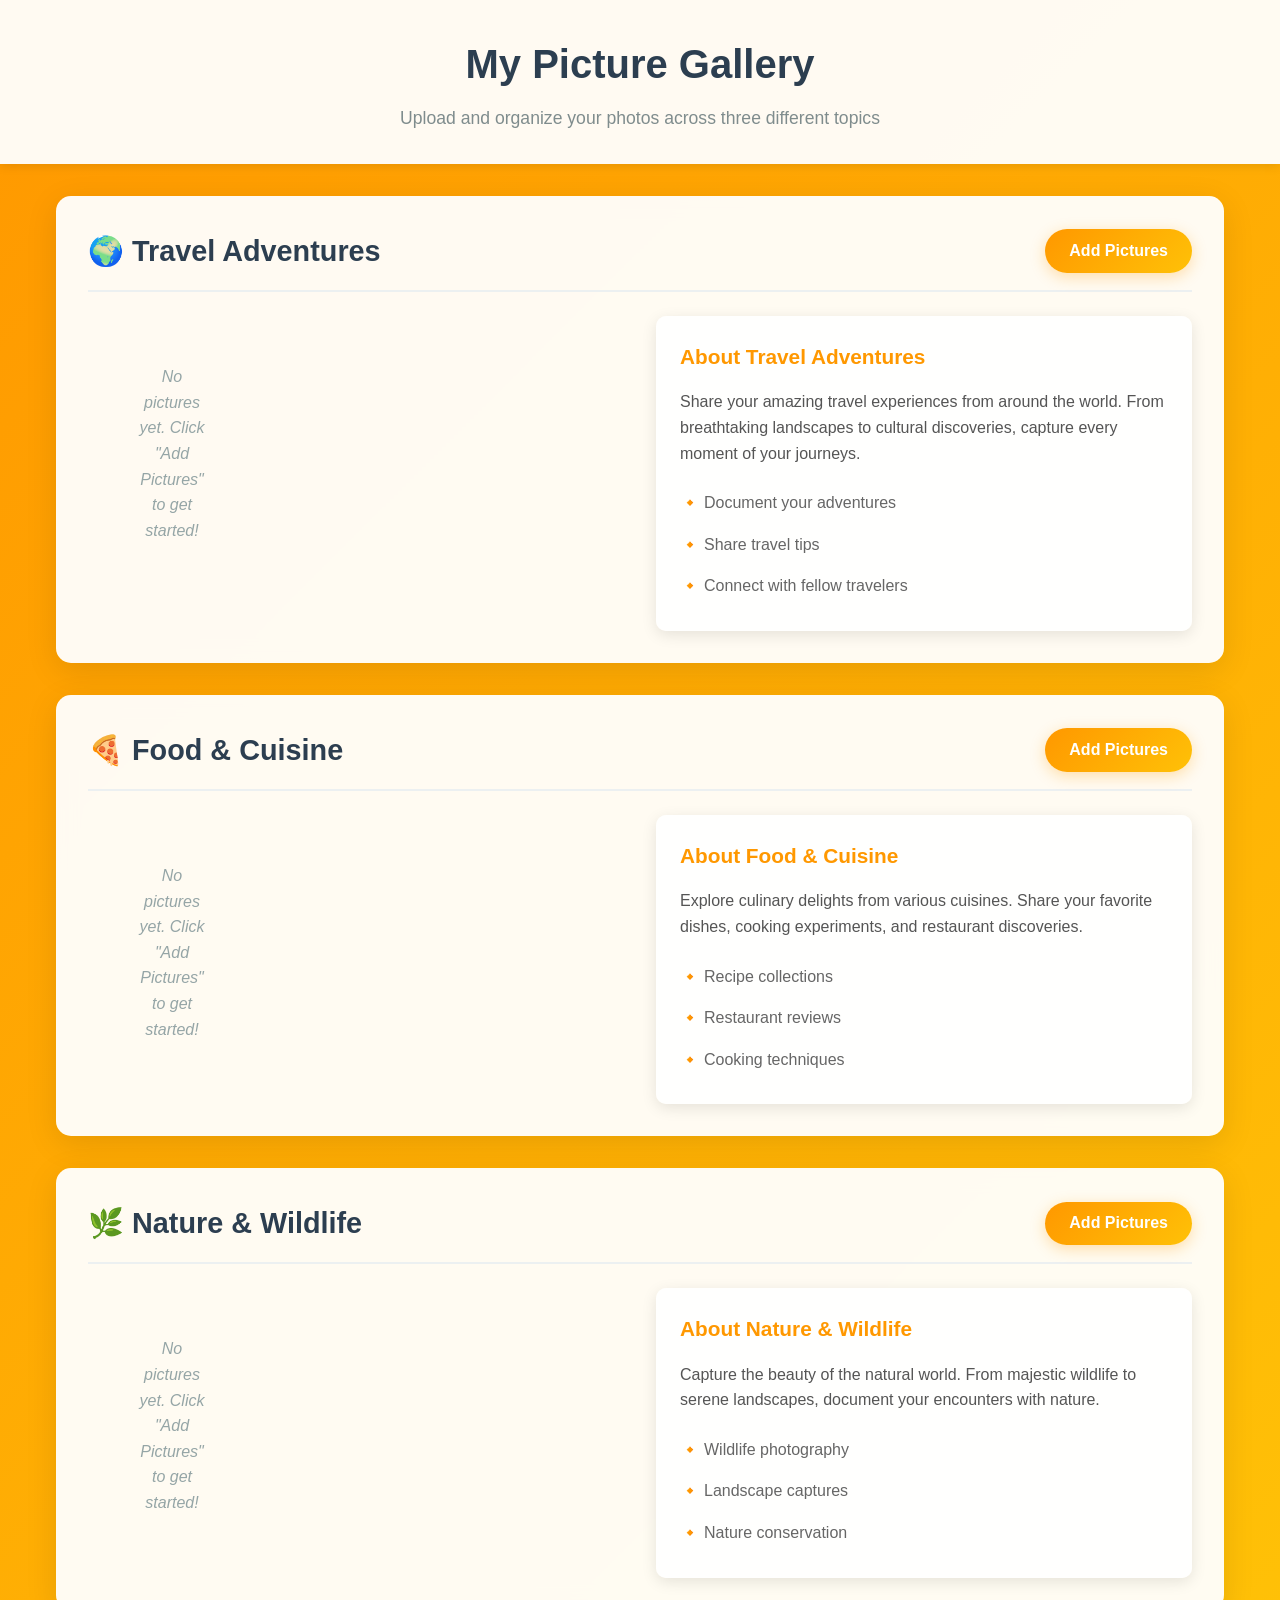
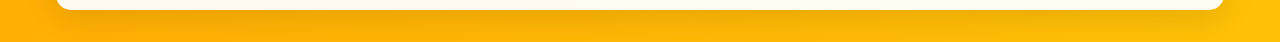
<file: 121website/index.html>
<!DOCTYPE html>
<html lang="en">
<head>
    <meta charset="UTF-8">
    <meta name="viewport" content="width=device-width, initial-scale=1.0">
    <title>Picture Gallery Website</title>
    <link rel="stylesheet" href="styles.css">
</head>
<body>
    <header>
        <h1>My Picture Gallery</h1>
        <p>Upload and organize your photos across three different topics</p>
    </header>

    <main>
        <section class="feature-section" id="travel">
            <div class="section-header">
                <h2>🌍 Travel Adventures</h2>
                <button class="upload-btn" onclick="openUploadModal('travel')">Add Pictures</button>
            </div>
            <div class="content-container">
                <div class="picture-grid" id="travel-grid">
                    <!-- Pictures will be dynamically added here -->
                </div>
                <div class="description-content">
                    <h3>About Travel Adventures</h3>
                    <p>Share your amazing travel experiences from around the world. From breathtaking landscapes to cultural discoveries, capture every moment of your journeys.</p>
                    <ul>
                        <li>Document your adventures</li>
                        <li>Share travel tips</li>
                        <li>Connect with fellow travelers</li>
                    </ul>
                </div>
            </div>
        </section>

        <section class="feature-section" id="food">
            <div class="section-header">
                <h2>🍕 Food & Cuisine</h2>
                <button class="upload-btn" onclick="openUploadModal('food')">Add Pictures</button>
            </div>
            <div class="content-container">
                <div class="picture-grid" id="food-grid">
                    <!-- Pictures will be dynamically added here -->
                </div>
                <div class="description-content">
                    <h3>About Food & Cuisine</h3>
                    <p>Explore culinary delights from various cuisines. Share your favorite dishes, cooking experiments, and restaurant discoveries.</p>
                    <ul>
                        <li>Recipe collections</li>
                        <li>Restaurant reviews</li>
                        <li>Cooking techniques</li>
                    </ul>
                </div>
            </div>
        </section>

        <section class="feature-section" id="nature">
            <div class="section-header">
                <h2>🌿 Nature & Wildlife</h2>
                <button class="upload-btn" onclick="openUploadModal('nature')">Add Pictures</button>
            </div>
            <div class="content-container">
                <div class="picture-grid" id="nature-grid">
                    <!-- Pictures will be dynamically added here -->
                </div>
                <div class="description-content">
                    <h3>About Nature & Wildlife</h3>
                    <p>Capture the beauty of the natural world. From majestic wildlife to serene landscapes, document your encounters with nature.</p>
                    <ul>
                        <li>Wildlife photography</li>
                        <li>Landscape captures</li>
                        <li>Nature conservation</li>
                    </ul>
                </div>
            </div>
        </section>
    </main>

    <!-- Upload Modal -->
    <div id="uploadModal" class="modal">
        <div class="modal-content">
            <span class="close" onclick="closeUploadModal()">&times;</span>
            <h3>Upload Pictures</h3>
            <input type="file" id="fileInput" multiple accept="image/*" onchange="handleFileSelect(event)">
            <button onclick="uploadPictures()">Upload</button>
            <div id="preview-container"></div>
        </div>
    </div>

    <script src="script.js"></script>
</body>
</html>
</file>
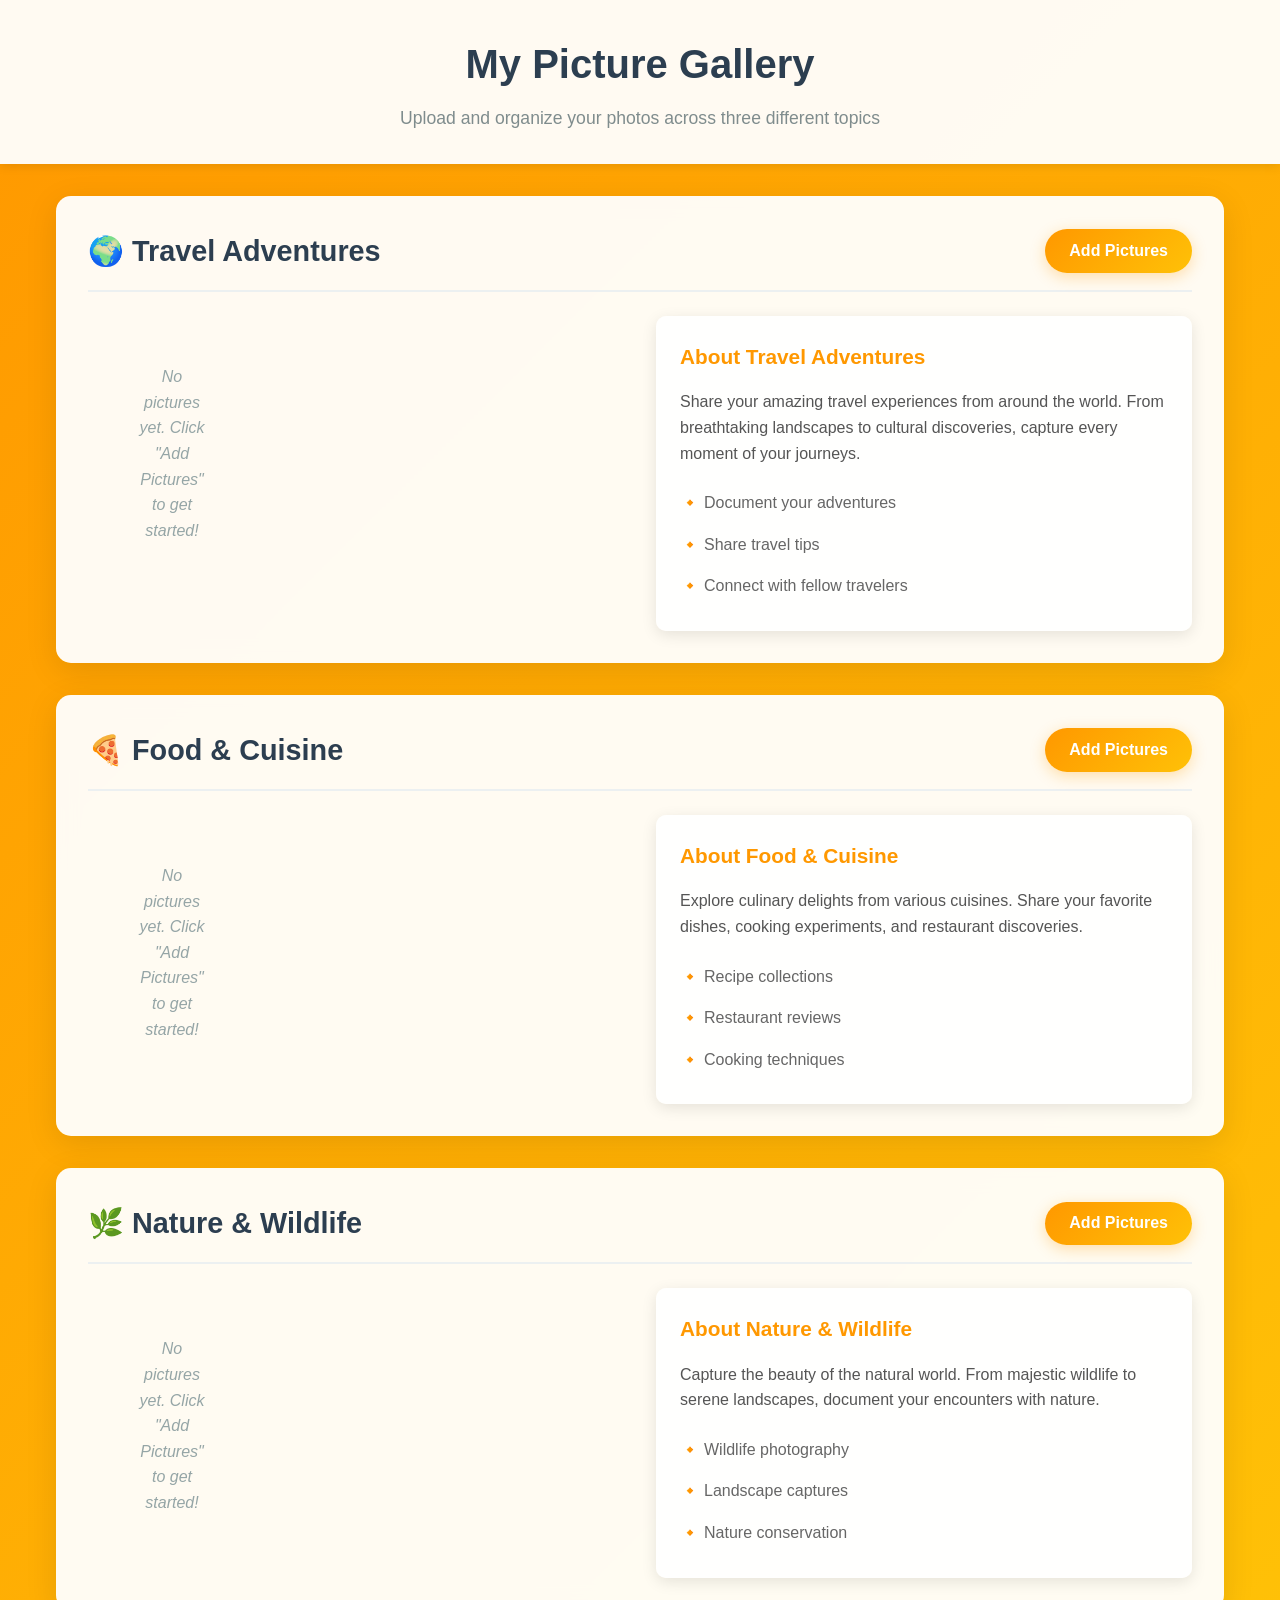
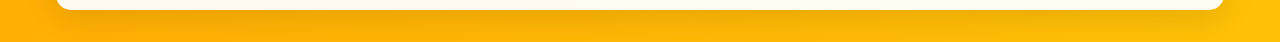
<file: 121website/server-updated.html>
<!DOCTYPE html>
<html lang="en">
<head>
    <meta charset="UTF-8">
    <meta name="viewport" content="width=device-width, initial-scale=1.0">
    <title>Picture Gallery Website</title>
    <style>
        * {
            margin: 0;
            padding: 0;
            box-sizing: border-box;
        }

        body {
            font-family: 'Segoe UI', Tahoma, Geneva, Verdana, sans-serif;
            line-height: 1.6;
            color: #333;
            background: linear-gradient(135deg, #ff9800 0%, #ffc107 100%);
            min-height: 100vh;
        }

        header {
            text-align: center;
            padding: 2rem 1rem;
            background: rgba(255, 255, 255, 0.95);
            box-shadow: 0 2px 10px rgba(0, 0, 0, 0.1);
            margin-bottom: 2rem;
        }

        header h1 {
            font-size: 2.5rem;
            color: #2c3e50;
            margin-bottom: 0.5rem;
        }

        header p {
            font-size: 1.1rem;
            color: #7f8c8d;
        }

        main {
            max-width: 1200px;
            margin: 0 auto;
            padding: 0 1rem;
        }

        .feature-section {
            background: rgba(255, 255, 255, 0.95);
            border-radius: 15px;
            padding: 2rem;
            margin-bottom: 2rem;
            box-shadow: 0 8px 32px rgba(0, 0, 0, 0.1);
            backdrop-filter: blur(10px);
        }

        .section-header {
            display: flex;
            justify-content: space-between;
            align-items: center;
            margin-bottom: 1.5rem;
            padding-bottom: 1rem;
            border-bottom: 2px solid #ecf0f1;
        }

        .section-header h2 {
            font-size: 1.8rem;
            color: #2c3e50;
            display: flex;
            align-items: center;
            gap: 0.5rem;
        }

        .upload-btn {
            background: linear-gradient(135deg, #ff9800 0%, #ffc107 100%);
            color: white;
            border: none;
            padding: 0.8rem 1.5rem;
            border-radius: 25px;
            cursor: pointer;
            font-size: 1rem;
            font-weight: 600;
            transition: all 0.3s ease;
            box-shadow: 0 4px 15px rgba(255, 152, 0, 0.3);
        }

        .upload-btn:hover {
            transform: translateY(-2px);
            box-shadow: 0 6px 20px rgba(255, 152, 0, 0.4);
        }

        .content-container {
            display: grid;
            grid-template-columns: 1fr 1fr;
            gap: 2rem;
            align-items: start;
        }

        .picture-grid {
            display: grid;
            grid-template-columns: repeat(auto-fill, minmax(150px, 1fr));
            gap: 1rem;
            min-height: 100px;
        }

        .description-content {
            background: rgba(255, 255, 255, 0.9);
            padding: 1.5rem;
            border-radius: 10px;
            box-shadow: 0 4px 15px rgba(0, 0, 0, 0.1);
        }

        .description-content h3 {
            color: #ff9800;
            margin-bottom: 1rem;
            font-size: 1.3rem;
        }

        .description-content p {
            color: #555;
            margin-bottom: 1rem;
            line-height: 1.6;
        }

        .description-content ul {
            list-style: none;
            padding: 0;
        }

        .description-content li {
            padding: 0.5rem 0;
            color: #666;
            position: relative;
            padding-left: 1.5rem;
        }

        .description-content li:before {
            content: '🔸';
            position: absolute;
            left: 0;
            color: #ffc107;
        }

        .picture-item {
            position: relative;
            border-radius: 10px;
            overflow: hidden;
            box-shadow: 0 4px 15px rgba(0, 0, 0, 0.1);
            transition: transform 0.3s ease, box-shadow 0.3s ease;
            background: #f8f9fa;
        }

        .picture-item:hover {
            transform: translateY(-5px);
            box-shadow: 0 8px 25px rgba(0, 0, 0, 0.15);
        }

        .picture-item img {
            width: 100%;
            height: 200px;
            object-fit: cover;
            display: block;
        }

        .picture-item .delete-btn {
            position: absolute;
            top: 10px;
            right: 10px;
            background: rgba(231, 76, 60, 0.9);
            color: white;
            border: none;
            border-radius: 50%;
            width: 30px;
            height: 30px;
            cursor: pointer;
            font-size: 16px;
            display: flex;
            align-items: center;
            justify-content: center;
            opacity: 0;
            transition: opacity 0.3s ease;
        }

        .picture-item:hover .delete-btn {
            opacity: 1;
        }

        .empty-state {
            text-align: center;
            padding: 3rem;
            color: #95a5a6;
            font-style: italic;
        }

        .modal {
            display: none;
            position: fixed;
            z-index: 1000;
            left: 0;
            top: 0;
            width: 100%;
            height: 100%;
            background-color: rgba(0, 0, 0, 0.5);
            backdrop-filter: blur(5px);
        }

        .modal-content {
            background-color: white;
            margin: 5% auto;
            padding: 2rem;
            border-radius: 15px;
            width: 90%;
            max-width: 500px;
            box-shadow: 0 10px 40px rgba(0, 0, 0, 0.2);
            position: relative;
        }

        .close {
            position: absolute;
            right: 1rem;
            top: 1rem;
            font-size: 2rem;
            cursor: pointer;
            color: #95a5a6;
            transition: color 0.3s ease;
        }

        .close:hover {
            color: #2c3e50;
        }

        .modal h3 {
            margin-bottom: 1.5rem;
            color: #2c3e50;
        }

        #fileInput {
            width: 100%;
            padding: 0.8rem;
            margin-bottom: 1rem;
            border: 2px dashed #bdc3c7;
            border-radius: 10px;
            background: #f8f9fa;
            cursor: pointer;
            transition: border-color 0.3s ease;
        }

        #fileInput:hover {
            border-color: #ff9800;
        }

        .modal-content button {
            background: linear-gradient(135deg, #ff9800 0%, #ffc107 100%);
            color: white;
            border: none;
            padding: 0.8rem 2rem;
            border-radius: 25px;
            cursor: pointer;
            font-size: 1rem;
            font-weight: 600;
            width: 100%;
            margin-bottom: 1rem;
            transition: all 0.3s ease;
        }

        .modal-content button:hover {
            transform: translateY(-2px);
            box-shadow: 0 6px 20px rgba(255, 152, 0, 0.4);
        }

        #preview-container {
            display: grid;
            grid-template-columns: repeat(auto-fill, minmax(100px, 1fr));
            gap: 0.5rem;
            margin-top: 1rem;
        }

        .preview-item {
            position: relative;
            border-radius: 5px;
            overflow: hidden;
        }

        .preview-item img {
            width: 100%;
            height: 80px;
            object-fit: cover;
        }

        @media (max-width: 768px) {
            header h1 {
                font-size: 2rem;
            }
            
            .section-header {
                flex-direction: column;
                align-items: flex-start;
                gap: 1rem;
            }
            
            .upload-btn {
                width: 100%;
            }
            
            .content-container {
                grid-template-columns: 1fr;
                gap: 1rem;
            }
            
            .picture-grid {
                grid-template-columns: repeat(auto-fill, minmax(120px, 1fr));
                gap: 0.8rem;
            }
            
            .modal-content {
                margin: 10% auto;
                width: 95%;
            }
        }
    </style>
</head>
<body>
    <header>
        <h1>My Picture Gallery</h1>
        <p>Upload and organize your photos across three different topics</p>
    </header>

    <main>
        <section class="feature-section" id="travel">
            <div class="section-header">
                <h2>🌍 Travel Adventures</h2>
                <button class="upload-btn" onclick="openUploadModal('travel')">Add Pictures</button>
            </div>
            <div class="content-container">
                <div class="picture-grid" id="travel-grid">
                    <div class="empty-state">No pictures yet. Click "Add Pictures" to get started!</div>
                </div>
                <div class="description-content">
                    <h3>About Travel Adventures</h3>
                    <p>Share your amazing travel experiences from around the world. From breathtaking landscapes to cultural discoveries, capture every moment of your journeys.</p>
                    <ul>
                        <li>Document your adventures</li>
                        <li>Share travel tips</li>
                        <li>Connect with fellow travelers</li>
                    </ul>
                </div>
            </div>
        </section>

        <section class="feature-section" id="food">
            <div class="section-header">
                <h2>🍕 Food & Cuisine</h2>
                <button class="upload-btn" onclick="openUploadModal('food')">Add Pictures</button>
            </div>
            <div class="content-container">
                <div class="picture-grid" id="food-grid">
                    <div class="empty-state">No pictures yet. Click "Add Pictures" to get started!</div>
                </div>
                <div class="description-content">
                    <h3>About Food & Cuisine</h3>
                    <p>Explore culinary delights from various cuisines. Share your favorite dishes, cooking experiments, and restaurant discoveries.</p>
                    <ul>
                        <li>Recipe collections</li>
                        <li>Restaurant reviews</li>
                        <li>Cooking techniques</li>
                    </ul>
                </div>
            </div>
        </section>

        <section class="feature-section" id="nature">
            <div class="section-header">
                <h2>🌿 Nature & Wildlife</h2>
                <button class="upload-btn" onclick="openUploadModal('nature')">Add Pictures</button>
            </div>
            <div class="content-container">
                <div class="picture-grid" id="nature-grid">
                    <div class="empty-state">No pictures yet. Click "Add Pictures" to get started!</div>
                </div>
                <div class="description-content">
                    <h3>About Nature & Wildlife</h3>
                    <p>Capture the beauty of the natural world. From majestic wildlife to serene landscapes, document your encounters with nature.</p>
                    <ul>
                        <li>Wildlife photography</li>
                        <li>Landscape captures</li>
                        <li>Nature conservation</li>
                    </ul>
                </div>
            </div>
        </section>
    </main>

    <!-- Upload Modal -->
    <div id="uploadModal" class="modal">
        <div class="modal-content">
            <span class="close" onclick="closeUploadModal()">&times;</span>
            <h3>Upload Pictures</h3>
            <input type="file" id="fileInput" multiple accept="image/*" onchange="handleFileSelect(event)">
            <button onclick="uploadPictures()">Upload</button>
            <div id="preview-container"></div>
        </div>
    </div>

    <script>
        let currentCategory = '';
        let selectedFiles = [];

        // Initialize the app
        document.addEventListener('DOMContentLoaded', function() {
            loadPicturesFromStorage();
            updateEmptyStates();
        });

        function openUploadModal(category) {
            currentCategory = category;
            const modal = document.getElementById('uploadModal');
            const fileInput = document.getElementById('fileInput');
            const previewContainer = document.getElementById('preview-container');
            
            // Reset modal state
            fileInput.value = '';
            selectedFiles = [];
            previewContainer.innerHTML = '';
            
            modal.style.display = 'block';
        }

        function closeUploadModal() {
            const modal = document.getElementById('uploadModal');
            modal.style.display = 'none';
            currentCategory = '';
            selectedFiles = [];
        }

        function handleFileSelect(event) {
            const files = event.target.files;
            const previewContainer = document.getElementById('preview-container');
            
            selectedFiles = Array.from(files);
            previewContainer.innerHTML = '';
            
            selectedFiles.forEach((file, index) => {
                if (file.type.startsWith('image/')) {
                    const reader = new FileReader();
                    
                    reader.onload = function(e) {
                        const previewItem = document.createElement('div');
                        previewItem.className = 'preview-item';
                        previewItem.innerHTML = `
                            <img src="${e.target.result}" alt="Preview ${index + 1}">
                        `;
                        previewContainer.appendChild(previewItem);
                    };
                    
                    reader.readAsDataURL(file);
                }
            });
        }

        function uploadPictures() {
            if (selectedFiles.length === 0) {
                alert('Please select at least one image file.');
                return;
            }
            
            const grid = document.getElementById(`${currentCategory}-grid`);
            
            selectedFiles.forEach((file, index) => {
                if (file.type.startsWith('image/')) {
                    const reader = new FileReader();
                    
                    reader.onload = function(e) {
                        const pictureItem = createPictureItem(e.target.result, index);
                        grid.appendChild(pictureItem);
                        
                        // Save to localStorage
                        savePictureToStorage(currentCategory, e.target.result);
                        
                        // Update empty state
                        updateEmptyState(currentCategory);
                    };
                    
                    reader.readAsDataURL(file);
                }
            });
            
            closeUploadModal();
        }

        function createPictureItem(imageSrc, index) {
            const pictureItem = document.createElement('div');
            pictureItem.className = 'picture-item';
            pictureItem.innerHTML = `
                <img src="${imageSrc}" alt="Picture ${index + 1}">
                <button class="delete-btn" onclick="deletePicture(this, '${currentCategory}')">×</button>
            `;
            return pictureItem;
        }

        function deletePicture(button, category) {
            const pictureItem = button.parentElement;
            const img = pictureItem.querySelector('img');
            const imageSrc = img.src;
            
            // Remove from DOM
            pictureItem.remove();
            
            // Remove from localStorage
            removePictureFromStorage(category, imageSrc);
            
            // Update empty state
            updateEmptyState(category);
        }

        function savePictureToStorage(category, imageSrc) {
            const storageKey = `pictures_${category}`;
            let pictures = JSON.parse(localStorage.getItem(storageKey) || '[]');
            
            // Check if image already exists
            if (!pictures.includes(imageSrc)) {
                pictures.push(imageSrc);
                localStorage.setItem(storageKey, JSON.stringify(pictures));
            }
        }

        function removePictureFromStorage(category, imageSrc) {
            const storageKey = `pictures_${category}`;
            let pictures = JSON.parse(localStorage.getItem(storageKey) || '[]');
            
            pictures = pictures.filter(pic => pic !== imageSrc);
            localStorage.setItem(storageKey, JSON.stringify(pictures));
        }

        function loadPicturesFromStorage() {
            const categories = ['travel', 'food', 'nature'];
            
            categories.forEach(category => {
                const storageKey = `pictures_${category}`;
                const pictures = JSON.parse(localStorage.getItem(storageKey) || '[]');
                const grid = document.getElementById(`${category}-grid`);
                
                pictures.forEach((imageSrc, index) => {
                    const pictureItem = createPictureItem(imageSrc, index);
                    grid.appendChild(pictureItem);
                });
            });
        }

        function updateEmptyStates() {
            const categories = ['travel', 'food', 'nature'];
            
            categories.forEach(category => {
                updateEmptyState(category);
            });
        }

        function updateEmptyState(category) {
            const grid = document.getElementById(`${category}-grid`);
            const pictures = grid.querySelectorAll('.picture-item');
            
            // Remove existing empty state message
            const existingEmptyState = grid.querySelector('.empty-state');
            if (existingEmptyState) {
                existingEmptyState.remove();
            }
            
            // Add empty state message if no pictures
            if (pictures.length === 0) {
                const emptyState = document.createElement('div');
                emptyState.className = 'empty-state';
                emptyState.textContent = 'No pictures yet. Click "Add Pictures" to get started!';
                grid.appendChild(emptyState);
            }
        }

        // Close modal when clicking outside
        window.onclick = function(event) {
            const modal = document.getElementById('uploadModal');
            if (event.target === modal) {
                closeUploadModal();
            }
        }

        // Keyboard shortcuts
        document.addEventListener('keydown', function(event) {
            if (event.key === 'Escape') {
                closeUploadModal();
            }
        });
    </script>
</body>
</html>
</file>
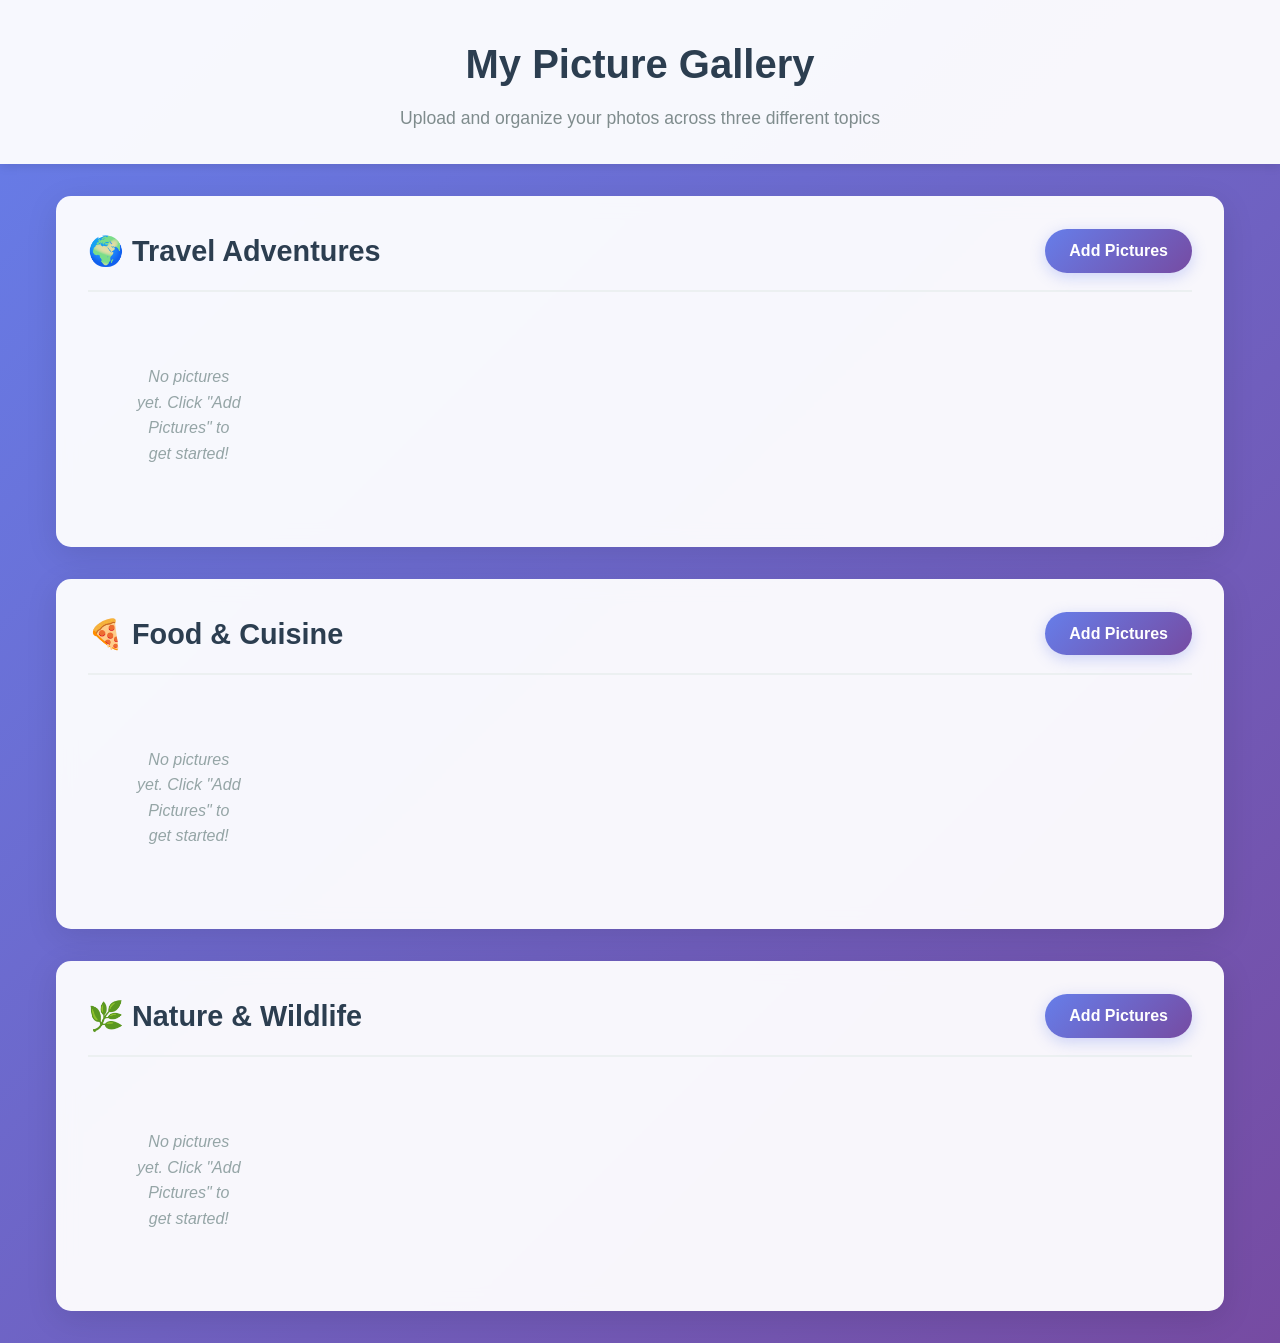
<file: 121website/server.html>
<!DOCTYPE html>
<html lang="en">
<head>
    <meta charset="UTF-8">
    <meta name="viewport" content="width=device-width, initial-scale=1.0">
    <title>Picture Gallery Website</title>
    <style>
        * {
            margin: 0;
            padding: 0;
            box-sizing: border-box;
        }

        body {
            font-family: 'Segoe UI', Tahoma, Geneva, Verdana, sans-serif;
            line-height: 1.6;
            color: #333;
            background: linear-gradient(135deg, #667eea 0%, #764ba2 100%);
            min-height: 100vh;
        }

        header {
            text-align: center;
            padding: 2rem 1rem;
            background: rgba(255, 255, 255, 0.95);
            box-shadow: 0 2px 10px rgba(0, 0, 0, 0.1);
            margin-bottom: 2rem;
        }

        header h1 {
            font-size: 2.5rem;
            color: #2c3e50;
            margin-bottom: 0.5rem;
        }

        header p {
            font-size: 1.1rem;
            color: #7f8c8d;
        }

        main {
            max-width: 1200px;
            margin: 0 auto;
            padding: 0 1rem;
        }

        .feature-section {
            background: rgba(255, 255, 255, 0.95);
            border-radius: 15px;
            padding: 2rem;
            margin-bottom: 2rem;
            box-shadow: 0 8px 32px rgba(0, 0, 0, 0.1);
            backdrop-filter: blur(10px);
        }

        .section-header {
            display: flex;
            justify-content: space-between;
            align-items: center;
            margin-bottom: 1.5rem;
            padding-bottom: 1rem;
            border-bottom: 2px solid #ecf0f1;
        }

        .section-header h2 {
            font-size: 1.8rem;
            color: #2c3e50;
            display: flex;
            align-items: center;
            gap: 0.5rem;
        }

        .upload-btn {
            background: linear-gradient(135deg, #667eea 0%, #764ba2 100%);
            color: white;
            border: none;
            padding: 0.8rem 1.5rem;
            border-radius: 25px;
            cursor: pointer;
            font-size: 1rem;
            font-weight: 600;
            transition: all 0.3s ease;
            box-shadow: 0 4px 15px rgba(102, 126, 234, 0.3);
        }

        .upload-btn:hover {
            transform: translateY(-2px);
            box-shadow: 0 6px 20px rgba(102, 126, 234, 0.4);
        }

        .picture-grid {
            display: grid;
            grid-template-columns: repeat(auto-fill, minmax(200px, 1fr));
            gap: 1.5rem;
            min-height: 100px;
        }

        .picture-item {
            position: relative;
            border-radius: 10px;
            overflow: hidden;
            box-shadow: 0 4px 15px rgba(0, 0, 0, 0.1);
            transition: transform 0.3s ease, box-shadow 0.3s ease;
            background: #f8f9fa;
        }

        .picture-item:hover {
            transform: translateY(-5px);
            box-shadow: 0 8px 25px rgba(0, 0, 0, 0.15);
        }

        .picture-item img {
            width: 100%;
            height: 200px;
            object-fit: cover;
            display: block;
        }

        .picture-item .delete-btn {
            position: absolute;
            top: 10px;
            right: 10px;
            background: rgba(231, 76, 60, 0.9);
            color: white;
            border: none;
            border-radius: 50%;
            width: 30px;
            height: 30px;
            cursor: pointer;
            font-size: 16px;
            display: flex;
            align-items: center;
            justify-content: center;
            opacity: 0;
            transition: opacity 0.3s ease;
        }

        .picture-item:hover .delete-btn {
            opacity: 1;
        }

        .empty-state {
            text-align: center;
            padding: 3rem;
            color: #95a5a6;
            font-style: italic;
        }

        .modal {
            display: none;
            position: fixed;
            z-index: 1000;
            left: 0;
            top: 0;
            width: 100%;
            height: 100%;
            background-color: rgba(0, 0, 0, 0.5);
            backdrop-filter: blur(5px);
        }

        .modal-content {
            background-color: white;
            margin: 5% auto;
            padding: 2rem;
            border-radius: 15px;
            width: 90%;
            max-width: 500px;
            box-shadow: 0 10px 40px rgba(0, 0, 0, 0.2);
            position: relative;
        }

        .close {
            position: absolute;
            right: 1rem;
            top: 1rem;
            font-size: 2rem;
            cursor: pointer;
            color: #95a5a6;
            transition: color 0.3s ease;
        }

        .close:hover {
            color: #2c3e50;
        }

        .modal h3 {
            margin-bottom: 1.5rem;
            color: #2c3e50;
        }

        #fileInput {
            width: 100%;
            padding: 0.8rem;
            margin-bottom: 1rem;
            border: 2px dashed #bdc3c7;
            border-radius: 10px;
            background: #f8f9fa;
            cursor: pointer;
            transition: border-color 0.3s ease;
        }

        #fileInput:hover {
            border-color: #667eea;
        }

        .modal-content button {
            background: linear-gradient(135deg, #667eea 0%, #764ba2 100%);
            color: white;
            border: none;
            padding: 0.8rem 2rem;
            border-radius: 25px;
            cursor: pointer;
            font-size: 1rem;
            font-weight: 600;
            width: 100%;
            margin-bottom: 1rem;
            transition: all 0.3s ease;
        }

        .modal-content button:hover {
            transform: translateY(-2px);
            box-shadow: 0 6px 20px rgba(102, 126, 234, 0.4);
        }

        #preview-container {
            display: grid;
            grid-template-columns: repeat(auto-fill, minmax(100px, 1fr));
            gap: 0.5rem;
            margin-top: 1rem;
        }

        .preview-item {
            position: relative;
            border-radius: 5px;
            overflow: hidden;
        }

        .preview-item img {
            width: 100%;
            height: 80px;
            object-fit: cover;
        }

        @media (max-width: 768px) {
            header h1 {
                font-size: 2rem;
            }
            
            .section-header {
                flex-direction: column;
                align-items: flex-start;
                gap: 1rem;
            }
            
            .upload-btn {
                width: 100%;
            }
            
            .picture-grid {
                grid-template-columns: repeat(auto-fill, minmax(150px, 1fr));
                gap: 1rem;
            }
            
            .modal-content {
                margin: 10% auto;
                width: 95%;
            }
        }
    </style>
</head>
<body>
    <header>
        <h1>My Picture Gallery</h1>
        <p>Upload and organize your photos across three different topics</p>
    </header>

    <main>
        <section class="feature-section" id="travel">
            <div class="section-header">
                <h2>🌍 Travel Adventures</h2>
                <button class="upload-btn" onclick="openUploadModal('travel')">Add Pictures</button>
            </div>
            <div class="picture-grid" id="travel-grid">
                <div class="empty-state">No pictures yet. Click "Add Pictures" to get started!</div>
            </div>
        </section>

        <section class="feature-section" id="food">
            <div class="section-header">
                <h2>🍕 Food & Cuisine</h2>
                <button class="upload-btn" onclick="openUploadModal('food')">Add Pictures</button>
            </div>
            <div class="picture-grid" id="food-grid">
                <div class="empty-state">No pictures yet. Click "Add Pictures" to get started!</div>
            </div>
        </section>

        <section class="feature-section" id="nature">
            <div class="section-header">
                <h2>🌿 Nature & Wildlife</h2>
                <button class="upload-btn" onclick="openUploadModal('nature')">Add Pictures</button>
            </div>
            <div class="picture-grid" id="nature-grid">
                <div class="empty-state">No pictures yet. Click "Add Pictures" to get started!</div>
            </div>
        </section>
    </main>

    <!-- Upload Modal -->
    <div id="uploadModal" class="modal">
        <div class="modal-content">
            <span class="close" onclick="closeUploadModal()">&times;</span>
            <h3>Upload Pictures</h3>
            <input type="file" id="fileInput" multiple accept="image/*" onchange="handleFileSelect(event)">
            <button onclick="uploadPictures()">Upload</button>
            <div id="preview-container"></div>
        </div>
    </div>

    <script>
        let currentCategory = '';
        let selectedFiles = [];

        // Initialize the app
        document.addEventListener('DOMContentLoaded', function() {
            loadPicturesFromStorage();
            updateEmptyStates();
        });

        function openUploadModal(category) {
            currentCategory = category;
            const modal = document.getElementById('uploadModal');
            const fileInput = document.getElementById('fileInput');
            const previewContainer = document.getElementById('preview-container');
            
            // Reset modal state
            fileInput.value = '';
            selectedFiles = [];
            previewContainer.innerHTML = '';
            
            modal.style.display = 'block';
        }

        function closeUploadModal() {
            const modal = document.getElementById('uploadModal');
            modal.style.display = 'none';
            currentCategory = '';
            selectedFiles = [];
        }

        function handleFileSelect(event) {
            const files = event.target.files;
            const previewContainer = document.getElementById('preview-container');
            
            selectedFiles = Array.from(files);
            previewContainer.innerHTML = '';
            
            selectedFiles.forEach((file, index) => {
                if (file.type.startsWith('image/')) {
                    const reader = new FileReader();
                    
                    reader.onload = function(e) {
                        const previewItem = document.createElement('div');
                        previewItem.className = 'preview-item';
                        previewItem.innerHTML = `
                            <img src="${e.target.result}" alt="Preview ${index + 1}">
                        `;
                        previewContainer.appendChild(previewItem);
                    };
                    
                    reader.readAsDataURL(file);
                }
            });
        }

        function uploadPictures() {
            if (selectedFiles.length === 0) {
                alert('Please select at least one image file.');
                return;
            }
            
            const grid = document.getElementById(`${currentCategory}-grid`);
            
            selectedFiles.forEach((file, index) => {
                if (file.type.startsWith('image/')) {
                    const reader = new FileReader();
                    
                    reader.onload = function(e) {
                        const pictureItem = createPictureItem(e.target.result, index);
                        grid.appendChild(pictureItem);
                        
                        // Save to localStorage
                        savePictureToStorage(currentCategory, e.target.result);
                        
                        // Update empty state
                        updateEmptyState(currentCategory);
                    };
                    
                    reader.readAsDataURL(file);
                }
            });
            
            closeUploadModal();
        }

        function createPictureItem(imageSrc, index) {
            const pictureItem = document.createElement('div');
            pictureItem.className = 'picture-item';
            pictureItem.innerHTML = `
                <img src="${imageSrc}" alt="Picture ${index + 1}">
                <button class="delete-btn" onclick="deletePicture(this, '${currentCategory}')">×</button>
            `;
            return pictureItem;
        }

        function deletePicture(button, category) {
            const pictureItem = button.parentElement;
            const img = pictureItem.querySelector('img');
            const imageSrc = img.src;
            
            // Remove from DOM
            pictureItem.remove();
            
            // Remove from localStorage
            removePictureFromStorage(category, imageSrc);
            
            // Update empty state
            updateEmptyState(category);
        }

        function savePictureToStorage(category, imageSrc) {
            const storageKey = `pictures_${category}`;
            let pictures = JSON.parse(localStorage.getItem(storageKey) || '[]');
            
            // Check if image already exists
            if (!pictures.includes(imageSrc)) {
                pictures.push(imageSrc);
                localStorage.setItem(storageKey, JSON.stringify(pictures));
            }
        }

        function removePictureFromStorage(category, imageSrc) {
            const storageKey = `pictures_${category}`;
            let pictures = JSON.parse(localStorage.getItem(storageKey) || '[]');
            
            pictures = pictures.filter(pic => pic !== imageSrc);
            localStorage.setItem(storageKey, JSON.stringify(pictures));
        }

        function loadPicturesFromStorage() {
            const categories = ['travel', 'food', 'nature'];
            
            categories.forEach(category => {
                const storageKey = `pictures_${category}`;
                const pictures = JSON.parse(localStorage.getItem(storageKey) || '[]');
                const grid = document.getElementById(`${category}-grid`);
                
                pictures.forEach((imageSrc, index) => {
                    const pictureItem = createPictureItem(imageSrc, index);
                    grid.appendChild(pictureItem);
                });
            });
        }

        function updateEmptyStates() {
            const categories = ['travel', 'food', 'nature'];
            
            categories.forEach(category => {
                updateEmptyState(category);
            });
        }

        function updateEmptyState(category) {
            const grid = document.getElementById(`${category}-grid`);
            const pictures = grid.querySelectorAll('.picture-item');
            
            // Remove existing empty state message
            const existingEmptyState = grid.querySelector('.empty-state');
            if (existingEmptyState) {
                existingEmptyState.remove();
            }
            
            // Add empty state message if no pictures
            if (pictures.length === 0) {
                const emptyState = document.createElement('div');
                emptyState.className = 'empty-state';
                emptyState.textContent = 'No pictures yet. Click "Add Pictures" to get started!';
                grid.appendChild(emptyState);
            }
        }

        // Close modal when clicking outside
        window.onclick = function(event) {
            const modal = document.getElementById('uploadModal');
            if (event.target === modal) {
                closeUploadModal();
            }
        }

        // Keyboard shortcuts
        document.addEventListener('keydown', function(event) {
            if (event.key === 'Escape') {
                closeUploadModal();
            }
        });
    </script>
</body>
</html>
</file>
<file: 121website/styles.css>
* {
    margin: 0;
    padding: 0;
    box-sizing: border-box;
}

body {
    font-family: 'Segoe UI', Tahoma, Geneva, Verdana, sans-serif;
    line-height: 1.6;
    color: #333;
    background: linear-gradient(135deg, #ff9800 0%, #ffc107 100%);
    min-height: 100vh;
}

header {
    text-align: center;
    padding: 2rem 1rem;
    background: rgba(255, 255, 255, 0.95);
    box-shadow: 0 2px 10px rgba(0, 0, 0, 0.1);
    margin-bottom: 2rem;
}

header h1 {
    font-size: 2.5rem;
    color: #2c3e50;
    margin-bottom: 0.5rem;
}

header p {
    font-size: 1.1rem;
    color: #7f8c8d;
}

main {
    max-width: 1200px;
    margin: 0 auto;
    padding: 0 1rem;
}

.feature-section {
    background: rgba(255, 255, 255, 0.95);
    border-radius: 15px;
    padding: 2rem;
    margin-bottom: 2rem;
    box-shadow: 0 8px 32px rgba(0, 0, 0, 0.1);
    backdrop-filter: blur(10px);
}

.section-header {
    display: flex;
    justify-content: space-between;
    align-items: center;
    margin-bottom: 1.5rem;
    padding-bottom: 1rem;
    border-bottom: 2px solid #ecf0f1;
}

.section-header h2 {
    font-size: 1.8rem;
    color: #2c3e50;
    display: flex;
    align-items: center;
    gap: 0.5rem;
}

.upload-btn {
    background: linear-gradient(135deg, #ff9800 0%, #ffc107 100%);
    color: white;
    border: none;
    padding: 0.8rem 1.5rem;
    border-radius: 25px;
    cursor: pointer;
    font-size: 1rem;
    font-weight: 600;
    transition: all 0.3s ease;
    box-shadow: 0 4px 15px rgba(255, 152, 0, 0.3);
}

.upload-btn:hover {
    transform: translateY(-2px);
    box-shadow: 0 6px 20px rgba(255, 152, 0, 0.4);
}

.content-container {
    display: grid;
    grid-template-columns: 1fr 1fr;
    gap: 2rem;
    align-items: start;
}

.picture-grid {
    display: grid;
    grid-template-columns: repeat(auto-fill, minmax(150px, 1fr));
    gap: 1rem;
    min-height: 100px;
}

.description-content {
    background: rgba(255, 255, 255, 0.9);
    padding: 1.5rem;
    border-radius: 10px;
    box-shadow: 0 4px 15px rgba(0, 0, 0, 0.1);
}

.description-content h3 {
    color: #ff9800;
    margin-bottom: 1rem;
    font-size: 1.3rem;
}

.description-content p {
    color: #555;
    margin-bottom: 1rem;
    line-height: 1.6;
}

.description-content ul {
    list-style: none;
    padding: 0;
}

.description-content li {
    padding: 0.5rem 0;
    color: #666;
    position: relative;
    padding-left: 1.5rem;
}

.description-content li:before {
    content: '🔸';
    position: absolute;
    left: 0;
    color: #ffc107;
}

.picture-item {
    position: relative;
    border-radius: 10px;
    overflow: hidden;
    box-shadow: 0 4px 15px rgba(0, 0, 0, 0.1);
    transition: transform 0.3s ease, box-shadow 0.3s ease;
    background: #f8f9fa;
}

.picture-item:hover {
    transform: translateY(-5px);
    box-shadow: 0 8px 25px rgba(0, 0, 0, 0.15);
}

.picture-item .delete-btn {
    position: absolute;
    top: 10px;
    right: 10px;
    background: rgba(231, 76, 60, 0.9);
    color: white;
    border: none;
    border-radius: 50%;
    width: 30px;
    height: 30px;
    cursor: pointer;
    font-size: 16px;
    display: flex;
    align-items: center;
    justify-content: center;
    opacity: 0;
    transition: opacity 0.3s ease;
}

.picture-item:hover .delete-btn {
    opacity: 1;
}

.empty-state {
    text-align: center;
    padding: 3rem;
    color: #95a5a6;
    font-style: italic;
}

.modal {
    display: none;
    position: fixed;
    z-index: 1000;
    left: 0;
    top: 0;
    width: 100%;
    height: 100%;
    background-color: rgba(0, 0, 0, 0.5);
    backdrop-filter: blur(5px);
}

.modal-content {
    background-color: white;
    margin: 5% auto;
    padding: 2rem;
    border-radius: 15px;
    width: 90%;
    max-width: 500px;
    box-shadow: 0 10px 40px rgba(0, 0, 0, 0.2);
    position: relative;
}

.close {
    position: absolute;
    right: 1rem;
    top: 1rem;
    font-size: 2rem;
    cursor: pointer;
    color: #95a5a6;
    transition: color 0.3s ease;
}

.close:hover {
    color: #2c3e50;
}

.modal h3 {
    margin-bottom: 1.5rem;
    color: #2c3e50;
}

#fileInput {
    width: 100%;
    padding: 0.8rem;
    margin-bottom: 1rem;
    border: 2px dashed #bdc3c7;
    border-radius: 10px;
    background: #f8f9fa;
    cursor: pointer;
    transition: border-color 0.3s ease;
}

#fileInput:hover {
    border-color: #ff9800;
}

.modal-content button {
    background: linear-gradient(135deg, #ff9800 0%, #ffc107 100%);
    color: white;
    border: none;
    padding: 0.8rem 2rem;
    border-radius: 25px;
    cursor: pointer;
    font-size: 1rem;
    font-weight: 600;
    width: 100%;
    margin-bottom: 1rem;
    transition: all 0.3s ease;
}

.modal-content button:hover {
    transform: translateY(-2px);
    box-shadow: 0 6px 20px rgba(255, 152, 0, 0.4);
}

#preview-container {
    display: grid;
    grid-template-columns: repeat(auto-fill, minmax(100px, 1fr));
    gap: 0.5rem;
    margin-top: 1rem;
}

.preview-item {
    position: relative;
    border-radius: 5px;
    overflow: hidden;
}

.preview-item img {
    width: 100%;
    height: 80px;
    object-fit: cover;
}

@media (max-width: 768px) {
    header h1 {
        font-size: 2rem;
    }
    
    .section-header {
        flex-direction: column;
        align-items: flex-start;
        gap: 1rem;
    }
    
    .upload-btn {
        width: 100%;
    }
    
    .content-container {
        grid-template-columns: 1fr;
        gap: 1rem;
    }
    
    .picture-grid {
        grid-template-columns: repeat(auto-fill, minmax(120px, 1fr));
        gap: 0.8rem;
    }
    
    .modal-content {
        margin: 10% auto;
        width: 95%;
    }
}
</file>
